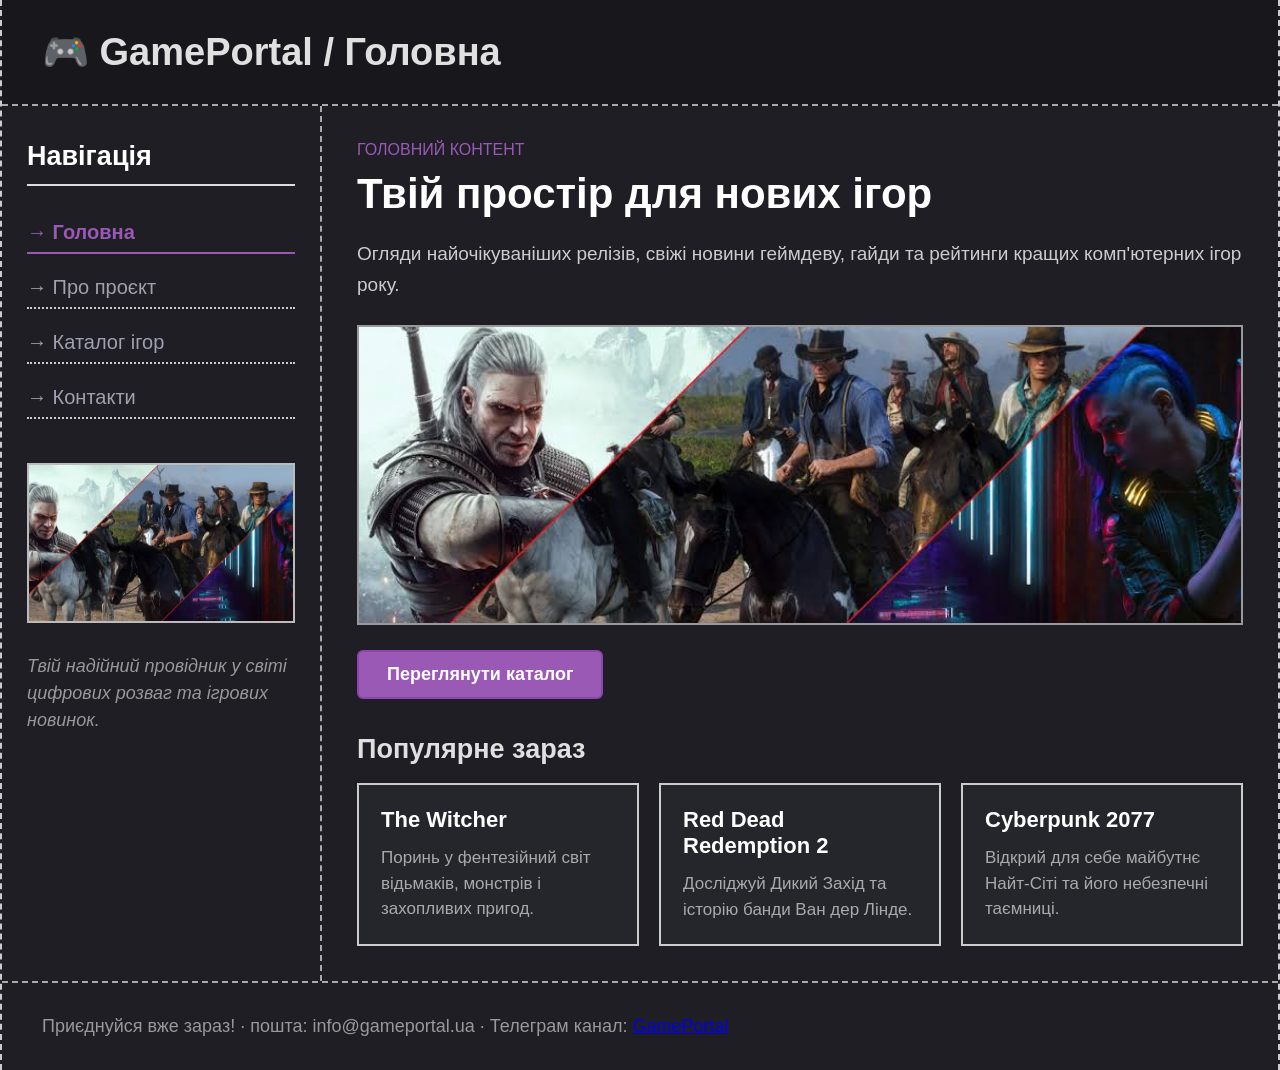
<file: index.html>
<!DOCTYPE html>
<html lang="uk">
<head>
  <meta charset="UTF-8">
  <meta name="viewport" content="width=device-width, initial-scale=1.0">
  <title>GamePortal — Твій світ геймінгу</title>
  <link rel="stylesheet" href="css/style.css">
</head>
<body>
  <div class="site">
    <header><div class="logo">🎮 GamePortal / Головна</div></header>
    <main>
      <aside class="sidebar">
  <div>
    <h3>Навігація</h3>
    <ul class="nav-list">
      <li><a href="index.html" class="active">→ Головна</a></li>
      <li><a href="about.html" >→ Про проєкт</a></li>
      <li><a href="gallery.html" >→ Каталог ігор</a></li>
      <li><a href="contacts.html" >→ Контакти</a></li>
    </ul>
  </div>
  <div class="mini-illustration">
    <img src="images/images.jpg" alt="Ігрові всесвіти">
  </div>
  <div class="sidebar-note">Твій надійний провідник у світі цифрових розваг та ігрових новинок.</div>
</aside>
      <section class="content">
        <div class="content-subtitle">ГОЛОВНИЙ КОНТЕНТ</div>
        <h1>Твій простір для нових ігор</h1>
        <p class="intro-text">Огляди найочікуваніших релізів, свіжі новини геймдеву, гайди та рейтинги кращих комп'ютерних ігор року.</p>
        <div class="main-banner">
          <img src="images/images.jpg" alt="Ігрові всесвіти">
        </div>
        <a href="gallery.html" class="btn">Переглянути каталог</a>
        <div class="section-title">Популярне зараз</div>
<div class="cards-grid">
  <div class="card"><h4>The Witcher</h4><p>Поринь у фентезійний світ відьмаків, монстрів і захопливих пригод.</p></div>
  <div class="card"><h4>Red Dead Redemption 2</h4><p>Досліджуй Дикий Захід та історію банди Ван дер Лінде.</p></div>
  <div class="card"><h4>Cyberpunk 2077</h4><p>Відкрий для себе майбутнє Найт-Сіті та його небезпечні таємниці.</p></div>
</div>
      </section>
    </main>
    <footer>
  Приєднуйся вже зараз! · пошта: info@gameportal.ua ·
  Телеграм канал: <a href="https://t.me/gameportal_official">GamePortal</a>
</footer>
  </div>
</body>
</html>
</file>
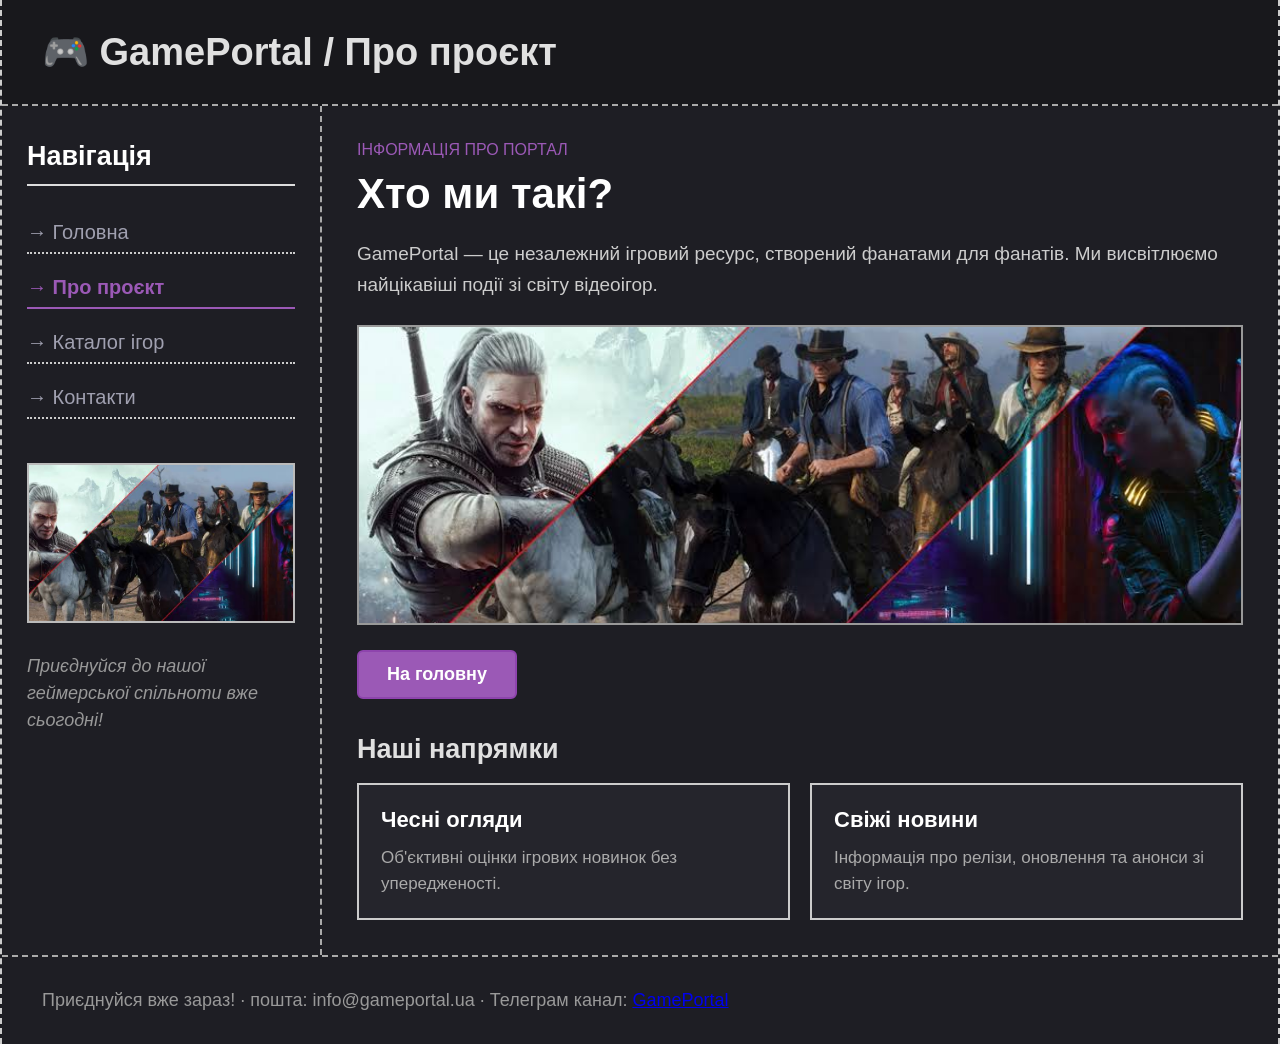
<file: about.html>
<!DOCTYPE html>
<html lang="uk">
<head>
  <meta charset="UTF-8">
  <meta name="viewport" content="width=device-width, initial-scale=1.0">
  <title>GamePortal — Про проєкт</title>
  <link rel="stylesheet" href="css/style.css">
</head>
<body>
  <div class="site">
    <header><div class="logo">🎮 GamePortal / Про проєкт</div></header>
    <main>
      <aside class="sidebar">
  <div>
    <h3>Навігація</h3>
    <ul class="nav-list">
      <li><a href="index.html" >→ Головна</a></li>
      <li><a href="about.html" class="active">→ Про проєкт</a></li>
      <li><a href="gallery.html" >→ Каталог ігор</a></li>
      <li><a href="contacts.html" >→ Контакти</a></li>
    </ul>
  </div>
  <div class="mini-illustration">
    <img src="images/images.jpg" alt="Ігрові всесвіти">
  </div>
  <div class="sidebar-note">Приєднуйся до нашої геймерської спільноти вже сьогодні!</div>
</aside>
      <section class="content">
        <div class="content-subtitle">ІНФОРМАЦІЯ ПРО ПОРТАЛ</div>
        <h1>Хто ми такі?</h1>
        <p class="intro-text">GamePortal — це незалежний ігровий ресурс, створений фанатами для фанатів. Ми висвітлюємо найцікавіші події зі світу відеоігор.</p>
        <div class="main-banner">
          <img src="images/images.jpg" alt="Ігрові всесвіти">
        </div>
        <a href="index.html" class="btn">На головну</a>
        <div class="section-title">Наші напрямки</div>
<div class="cards-grid">
  <div class="card"><h4>Чесні огляди</h4><p>Об'єктивні оцінки ігрових новинок без упередженості.</p></div>
  <div class="card"><h4>Свіжі новини</h4><p>Інформація про релізи, оновлення та анонси зі світу ігор.</p></div>
</div>
      </section>
    </main>
    <footer>
  Приєднуйся вже зараз! · пошта: info@gameportal.ua ·
  Телеграм канал: <a href="https://t.me/gameportal_official">GamePortal</a>
</footer>
  </div>
</body>
</html>
</file>
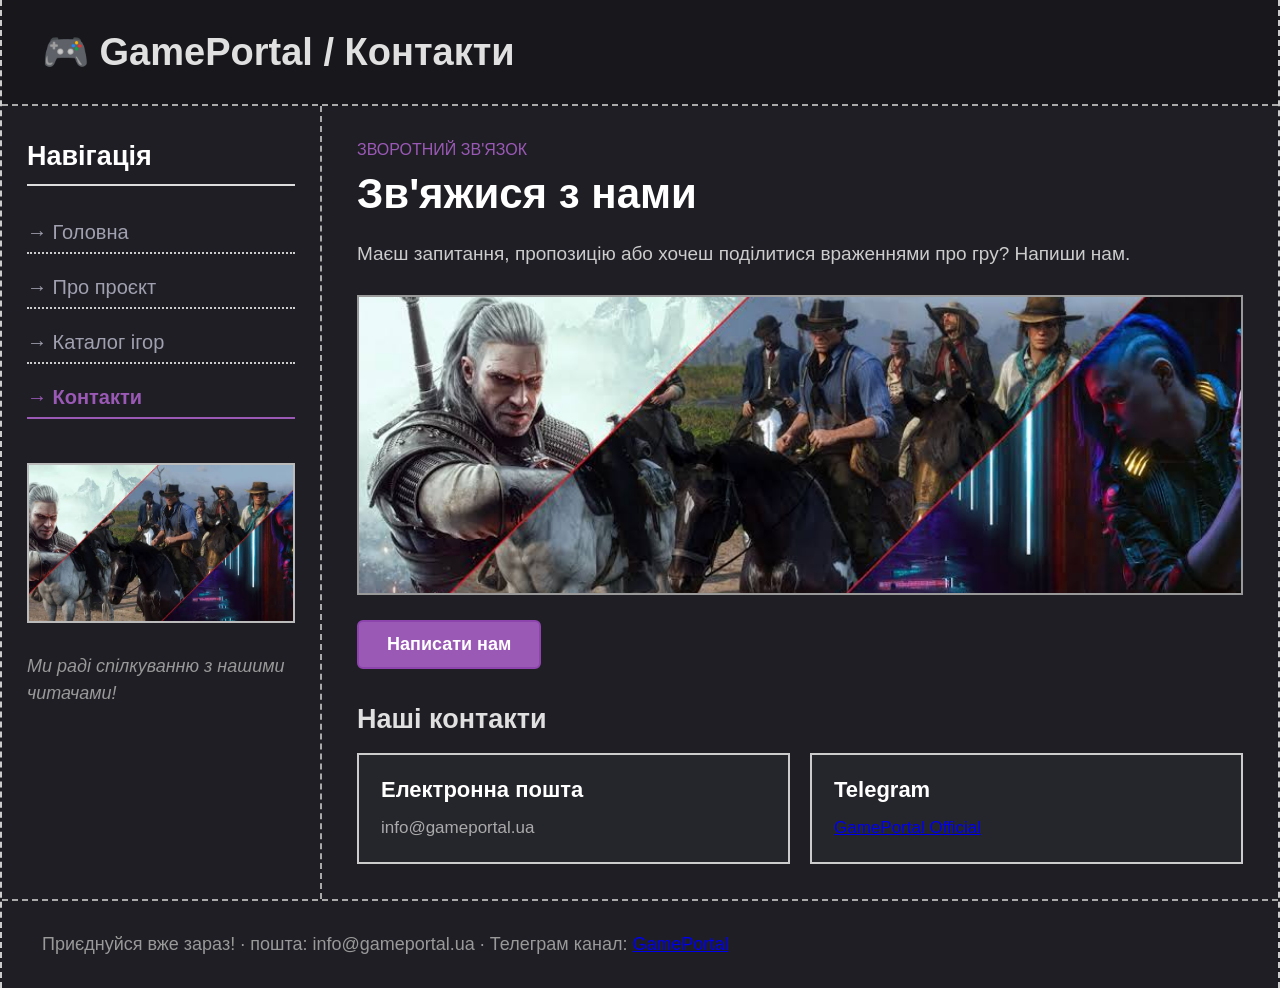
<file: contacts.html>
<!DOCTYPE html>
<html lang="uk">
<head>
  <meta charset="UTF-8">
  <meta name="viewport" content="width=device-width, initial-scale=1.0">
  <title>GamePortal — Контакти</title>
  <link rel="stylesheet" href="css/style.css">
</head>
<body>
  <div class="site">
    <header><div class="logo">🎮 GamePortal / Контакти</div></header>
    <main>
      <aside class="sidebar">
  <div>
    <h3>Навігація</h3>
    <ul class="nav-list">
      <li><a href="index.html" >→ Головна</a></li>
      <li><a href="about.html" >→ Про проєкт</a></li>
      <li><a href="gallery.html" >→ Каталог ігор</a></li>
      <li><a href="contacts.html" class="active">→ Контакти</a></li>
    </ul>
  </div>
  <div class="mini-illustration">
    <img src="images/images.jpg" alt="Ігрові всесвіти">
  </div>
  <div class="sidebar-note">Ми раді спілкуванню з нашими читачами!</div>
</aside>
      <section class="content">
        <div class="content-subtitle">ЗВОРОТНИЙ ЗВ'ЯЗОК</div>
        <h1>Зв'яжися з нами</h1>
        <p class="intro-text">Маєш запитання, пропозицію або хочеш поділитися враженнями про гру? Напиши нам.</p>
        <div class="main-banner">
          <img src="images/images.jpg" alt="Ігрові всесвіти">
        </div>
        <a href="mailto:info@gameportal.ua" class="btn">Написати нам</a>
        <div class="section-title">Наші контакти</div>
<div class="cards-grid">
  <div class="card"><h4>Електронна пошта</h4><p>info@gameportal.ua</p></div>
  <div class="card"><h4>Telegram</h4><p><a href="https://t.me/gameportal_official">GamePortal Official</a></p></div>
</div>
      </section>
    </main>
    <footer>
  Приєднуйся вже зараз! · пошта: info@gameportal.ua ·
  Телеграм канал: <a href="https://t.me/gameportal_official">GamePortal</a>
</footer>
  </div>
</body>
</html>
</file>
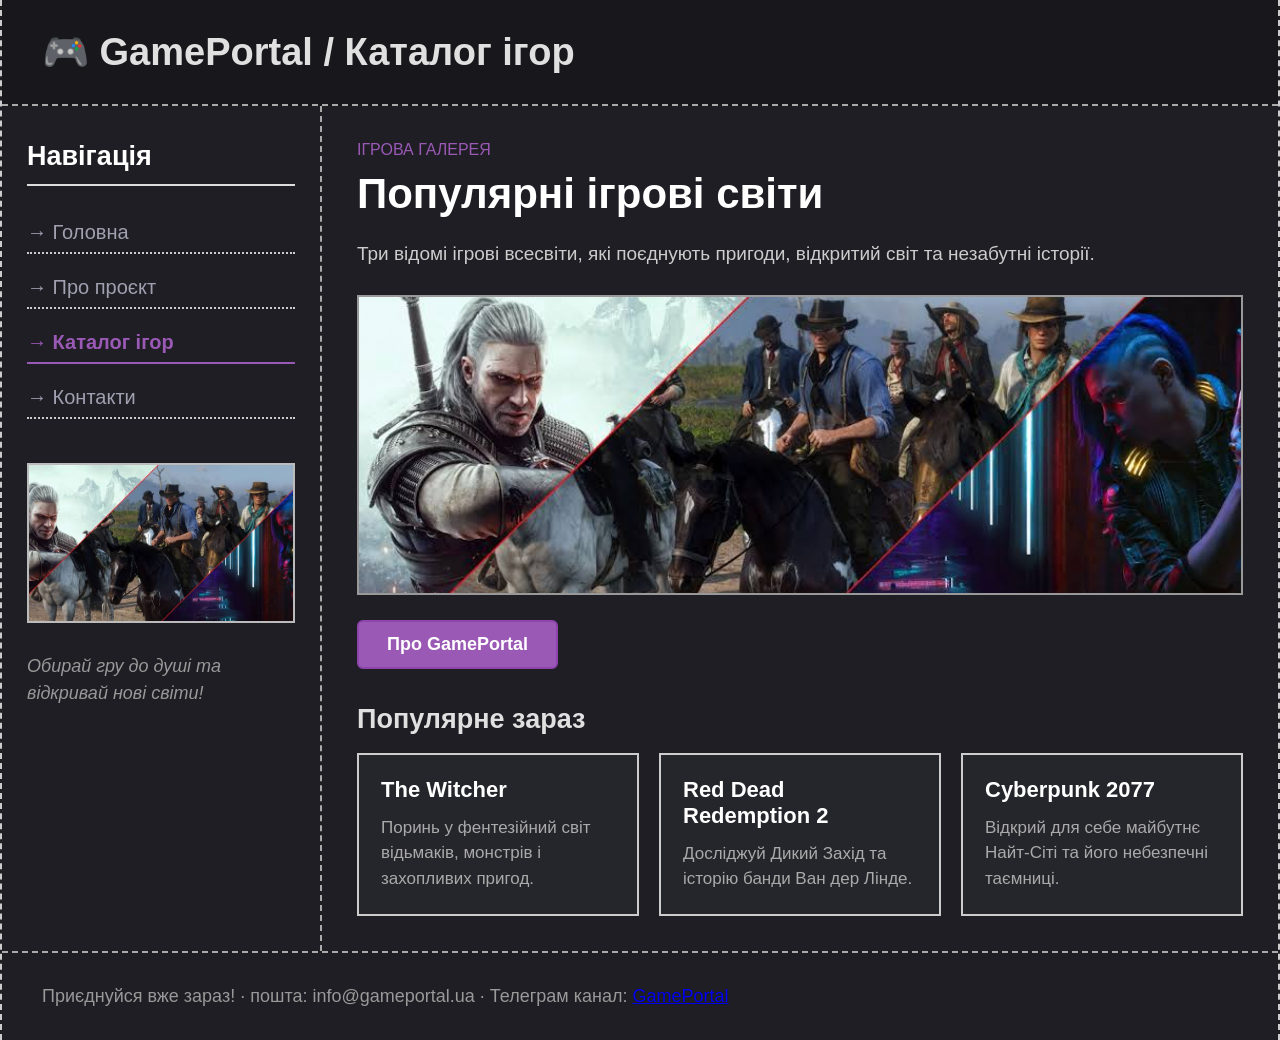
<file: gallery.html>
<!DOCTYPE html>
<html lang="uk">
<head>
  <meta charset="UTF-8">
  <meta name="viewport" content="width=device-width, initial-scale=1.0">
  <title>GamePortal — Каталог ігор</title>
  <link rel="stylesheet" href="css/style.css">
</head>
<body>
  <div class="site">
    <header><div class="logo">🎮 GamePortal / Каталог ігор</div></header>
    <main>
      <aside class="sidebar">
  <div>
    <h3>Навігація</h3>
    <ul class="nav-list">
      <li><a href="index.html" >→ Головна</a></li>
      <li><a href="about.html" >→ Про проєкт</a></li>
      <li><a href="gallery.html" class="active">→ Каталог ігор</a></li>
      <li><a href="contacts.html" >→ Контакти</a></li>
    </ul>
  </div>
  <div class="mini-illustration">
    <img src="images/images.jpg" alt="Ігрові всесвіти">
  </div>
  <div class="sidebar-note">Обирай гру до душі та відкривай нові світи!</div>
</aside>
      <section class="content">
        <div class="content-subtitle">ІГРОВА ГАЛЕРЕЯ</div>
        <h1>Популярні ігрові світи</h1>
        <p class="intro-text">Три відомі ігрові всесвіти, які поєднують пригоди, відкритий світ та незабутні історії.</p>
        <div class="main-banner">
          <img src="images/images.jpg" alt="Ігрові всесвіти">
        </div>
        <a href="about.html" class="btn">Про GamePortal</a>
        <div class="section-title">Популярне зараз</div>
<div class="cards-grid">
  <div class="card"><h4>The Witcher</h4><p>Поринь у фентезійний світ відьмаків, монстрів і захопливих пригод.</p></div>
  <div class="card"><h4>Red Dead Redemption 2</h4><p>Досліджуй Дикий Захід та історію банди Ван дер Лінде.</p></div>
  <div class="card"><h4>Cyberpunk 2077</h4><p>Відкрий для себе майбутнє Найт-Сіті та його небезпечні таємниці.</p></div>
</div>
      </section>
    </main>
    <footer>
  Приєднуйся вже зараз! · пошта: info@gameportal.ua ·
  Телеграм канал: <a href="https://t.me/gameportal_official">GamePortal</a>
</footer>
  </div>
</body>
</html>
</file>
<file: css/style.css>
/* Основні кольори сайту */
:root {
  --background: #121216;
  --site-background: #1e1e24;
  --panel-background: #18181c;
  --card-background: #25252c;
  --accent: #9b59b6;
  --accent-hover: #8e44ad;
  --text: #e0e0e0;
  --border: #aaa;
}

* {
  box-sizing: border-box;
}

body {
  margin: 0;
  font-family: 'Montserrat', Arial, sans-serif;
  background-color: var(--background);
  color: var(--text);
}

.site {
  display: flex;
  flex-direction: column;
  min-height: 100vh;
  max-width: 1400px;
  margin: 0 auto;
  background-color: var(--site-background);
  border-left: 2px dashed #ccc;
  border-right: 2px dashed #ccc;
}

header {
  padding: 30px 40px;
  border-bottom: 2px dashed var(--border);
  display: flex;
  justify-content: space-between;
  align-items: center;
  background-color: var(--panel-background);
}

main {
  flex: 1;
  display: flex;
}

footer {
  padding: 30px 40px;
  border-top: 2px dashed var(--border);
  font-size: 18px;
  color: #999;
  text-align: left;
  line-height: 1.5;
}

.logo {
  font-size: 38px;
  font-weight: bold;
}

.sidebar {
  width: 320px;
  flex-shrink: 0;
  padding: 35px 25px;
  border-right: 2px dashed var(--border);
  display: flex;
  flex-direction: column;
  gap: 30px;
}

.nav-list {
  list-style: none;
  padding: 0;
  margin: 0;
}

.nav-list li {
  margin-bottom: 14px;
}

.nav-list a {
  text-decoration: none;
  color: #a0a0b0;
  font-weight: 500;
  display: block;
  padding: 8px 0;
  border-bottom: 2px dotted #ccc;
  font-size: 20px;
}

.nav-list a:hover,
.nav-list a.active {
  color: var(--accent);
  font-weight: bold;
}

.mini-illustration {
  height: 160px;
  border: 2px solid #bbb;
  background-color: #141418;
  display: flex;
  justify-content: center;
  align-items: center;
  position: relative;
  color: #777;
  font-size: 20px;
  overflow: hidden;
}

.mini-illustration img {
  width: 100%;
  height: 100%;
  object-fit: cover;
}

.sidebar-note {
  font-size: 18px;
  color: #999;
  font-style: italic;
  line-height: 1.5;
}

.content {
  flex: 1;
  min-width: 0;
  padding: 35px;
}

.content-subtitle {
  font-size: 16px;
  color: var(--accent);
  text-transform: uppercase;
  margin-bottom: 10px;
}

.content h1 {
  margin: 0 0 20px;
  font-size: 42px;
  color: #fff;
  line-height: 1.2;
}

.intro-text {
  font-size: 19px;
  color: #ccc;
  margin-bottom: 25px;
  line-height: 1.6;
}

.main-banner {
  height: 300px;
  border: 2px solid #999;
  background-color: #141418;
  display: flex;
  justify-content: center;
  align-items: center;
  margin-bottom: 25px;
  overflow: hidden;
}

.main-banner img {
  width: 100%;
  height: 100%;
  object-fit: cover;
}

.btn {
  display: inline-block;
  padding: 12px 28px;
  background-color: var(--accent);
  border: 2px solid var(--accent-hover);
  border-radius: 6px;
  color: #fff;
  font-size: 18px;
  font-weight: bold;
  text-decoration: none;
  margin-bottom: 35px;
  cursor: pointer;
}

.btn:hover {
  background-color: var(--accent-hover);
}

.section-title {
  font-size: 27px;
  margin-bottom: 18px;
  font-weight: bold;
}

.cards-grid {
  display: flex;
  gap: 20px;
  flex-wrap: wrap;
}

.card {
  flex: 1 1 200px;
  border: 2px solid #ccc;
  padding: 22px;
  background-color: var(--card-background);
  transition: 0.3s;
}

.card h4 {
  margin: 0 0 12px;
  font-size: 22px;
}

.card p {
  margin: 0;
  font-size: 17px;
  color: #aaa;
  line-height: 1.5;
}

.sidebar h3 {
  margin-top: 0;
  font-size: 27px;
  border-bottom: 2px solid #ddd;
  padding-bottom: 12px;
  color: #fff;
}

.content .intro-text {
  max-width: 900px;
}

.cards-grid .card h4 {
  color: #fff;
}

.nav-list a:active {
  color: #fff;
}

.card:hover {
  transform: translateY(-5px);
  border-color: var(--accent);
}

.card:active {
  transform: scale(0.98);
}

.hero,
.conclusion {
  text-align: center;
  padding: 30px;
}

a.active {
  color: var(--accent);
  font-weight: bold;
  border-bottom: 2px solid var(--accent);
}

@media (max-width: 768px) {
  .site {
    border: none;
  }

  header {
    padding: 20px;
    flex-direction: column;
    text-align: center;
  }

  .logo {
    font-size: 28px;
  }

  main {
    flex-direction: column;
  }

  .sidebar {
    width: 100%;
    padding: 25px 20px;
    border-right: none;
    border-bottom: 2px dashed var(--border);
    gap: 22px;
  }

  .sidebar h3 {
    font-size: 25px;
  }

  .nav-list a {
    font-size: 18px;
  }

  .mini-illustration {
    height: 150px;
  }

  .sidebar-note {
    font-size: 17px;
  }

  .content {
    padding: 25px 20px;
  }

  .content-subtitle {
    font-size: 15px;
  }

  .content h1 {
    font-size: 34px;
  }

  .intro-text {
    font-size: 18px;
  }

  .main-banner {
    height: 210px;
  }

  .btn {
    font-size: 17px;
    padding: 11px 22px;
  }

  .section-title {
    font-size: 25px;
  }

  .cards-grid {
    flex-direction: column;
  }

  .card {
    width: 100%;
  }

  .card h4 {
    font-size: 21px;
  }

  .card p {
    font-size: 17px;
  }

  footer {
    padding: 20px;
    font-size: 15px;
    overflow-wrap: anywhere;
  }
}
</file>
